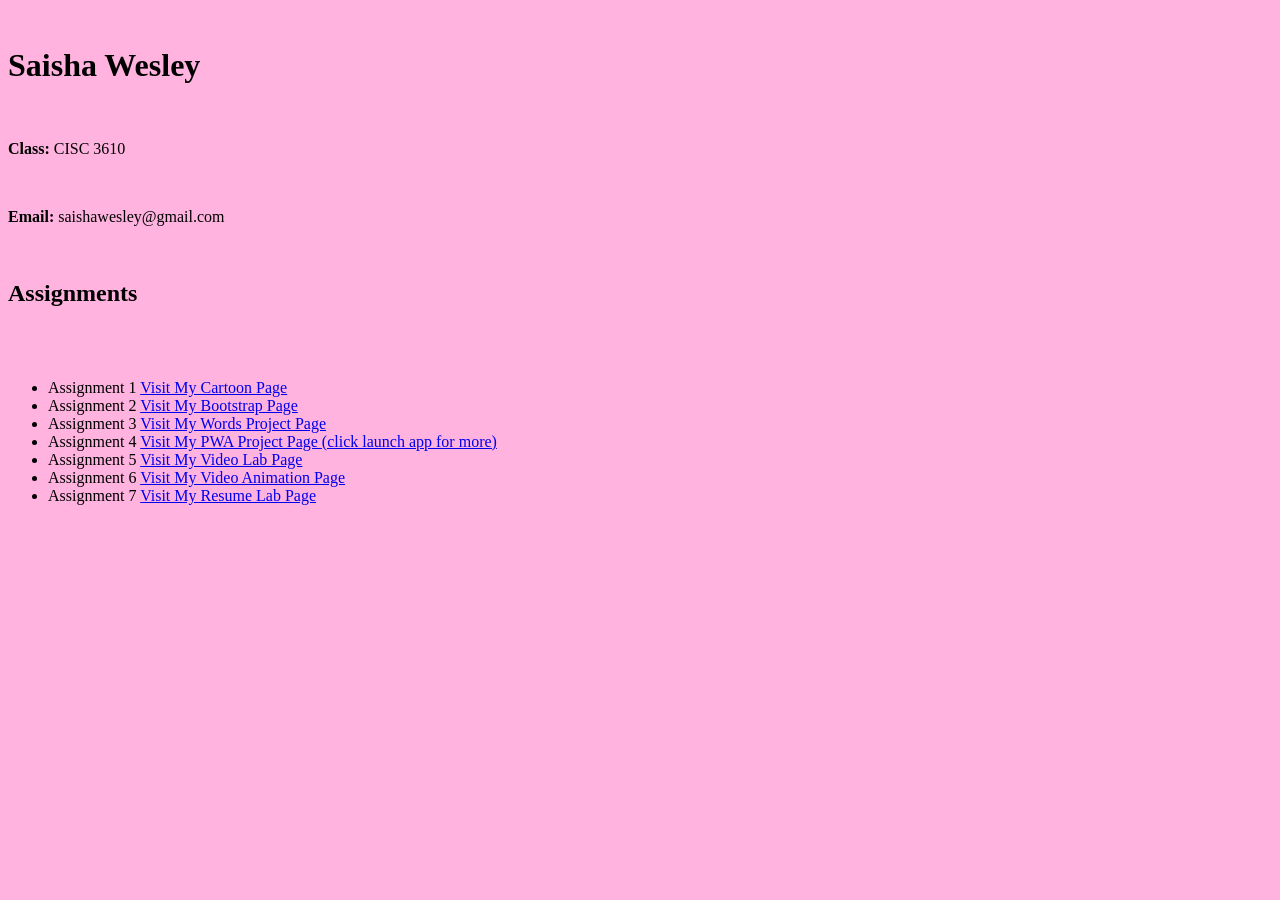
<file: index.html>
<!DOCTYPE html>
<html lang="en">
<head>
  <meta charset="UTF-8">
  <title>My Portfolio</title>
  <style>
    body {
      background-color: rgb(255, 179, 222);
    }
  </style>
</head>
<body>
  <h1>Saisha Wesley</h1>
  <p><strong>Class:</strong> CISC 3610</p>
  <p><strong>Email:</strong> saishawesley@gmail.com</p>

  <h2>Assignments</h2>
  <ul>
    <li>Assignment 1 
      <a href="pages/saishascartoonpage.html">Visit My Cartoon Page</a>
          </li> 

        <li>Assignment 2 
        <a href="pages/bootstrap.html">Visit My Bootstrap Page</a>
        </li>
        
        <li>Assignment 3 
        <a href="pages/wordsproject.html">Visit My Words Project Page</a>
        </li>

        <li>Assignment 4 
        <a href="pages/pwapromopage.html">Visit My PWA Project Page (click launch app for more)</a>
        </li>

        <li>Assignment 5 
        <a href="pages/videolab.html">Visit My Video Lab Page</a>
        </li>

        <li>Assignment 6 
        <a href="pages/videoanimation.html">Visit My Video Animation Page</a>
        </li>

        <li>Assignment 7
        <a href="pages/resumelab.html">Visit My Resume Lab Page</a>
        </li>
    

    
  </ul>

</body>
</html>
</file>
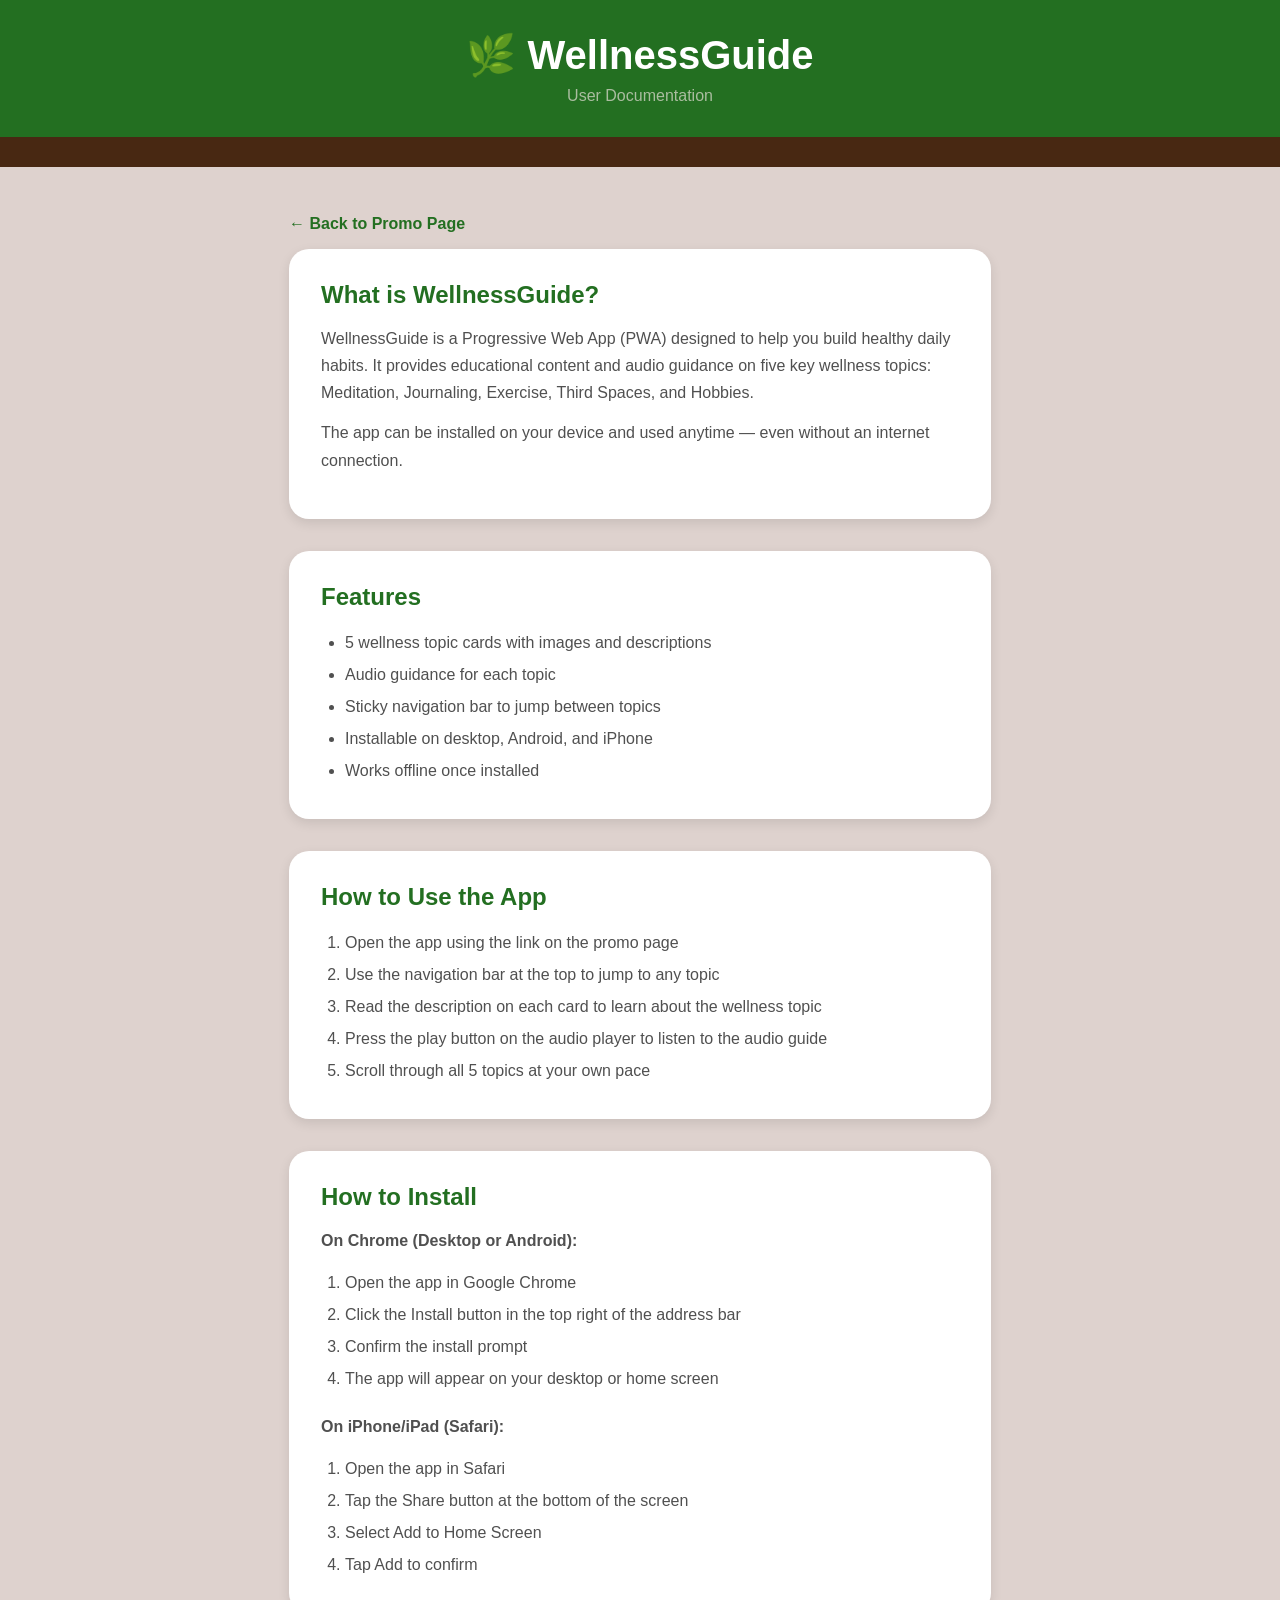
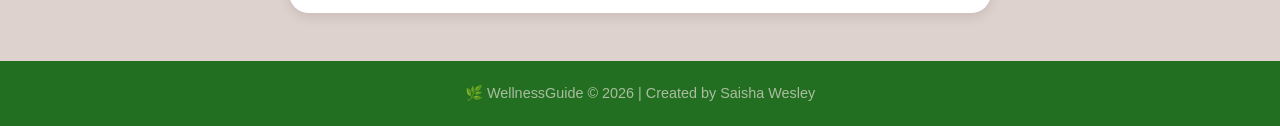
<file: pages/pwadocs.html>
<!doctype html>
<html lang="en">
  <head>
    <meta charset="utf-8">
    <meta name="viewport" content="width=device-width, initial-scale=1">
    <title>WellnessGuide User Documentation</title>
    <style>
      * { box-sizing: border-box; margin: 0; padding: 0; }

      body {
        background-color: rgb(222, 210, 206);
        font-family: Arial, sans-serif;
      }

      header {
        background-color: rgb(35, 111, 33);
        padding: 2rem;
        text-align: center;
      }

      header h1 {
        color: white;
        font-size: 2.5rem;
        font-weight: 800;
      }

      header p {
        color: rgb(170, 189, 160);
        font-size: 1rem;
        margin-top: 0.5rem;
      }

      .brown-bar {
        background-color: rgb(72, 40, 18);
        height: 30px;
      }

      .container {
        max-width: 750px;
        margin: 2rem auto;
        padding: 0 1.5rem;
      }

      .section {
        background-color: white;
        border-radius: 20px;
        padding: 2rem;
        margin-bottom: 2rem;
        box-shadow: 0 4px 12px rgba(0,0,0,0.1);
      }

      .section h2 {
        color: rgb(35, 111, 33);
        font-size: 1.5rem;
        margin-bottom: 1rem;
      }

      .section p {
        color: rgb(80, 80, 80);
        font-size: 1rem;
        line-height: 1.7;
        margin-bottom: 0.8rem;
      }

      .section ol, .section ul {
        color: rgb(80, 80, 80);
        font-size: 1rem;
        line-height: 2;
        padding-left: 1.5rem;
      }

      .back-link {
        display: inline-block;
        margin: 1rem 0;
        color: rgb(35, 111, 33);
        text-decoration: none;
        font-weight: 700;
      }

      .back-link:hover {
        color: rgb(72, 40, 18);
      }

      footer {
        background-color: rgb(35, 111, 33);
        text-align: center;
        padding: 1.5rem;
        color: rgb(170, 189, 160);
        font-size: 0.9rem;
        margin-top: 3rem;
      }
    </style>
  </head>
  <body>

    <header>
      <h1>🌿 WellnessGuide</h1>
      <p>User Documentation</p>
    </header>

    <div class="brown-bar"></div>

    <div class="container">

      <a class="back-link" href="pwapromopage.html">← Back to Promo Page</a>

      <div class="section">
        <h2>What is WellnessGuide?</h2>
        <p>WellnessGuide is a Progressive Web App (PWA) designed to help you build healthy daily habits. It provides educational content and audio guidance on five key wellness topics: Meditation, Journaling, Exercise, Third Spaces, and Hobbies.</p>
        <p>The app can be installed on your device and used anytime — even without an internet connection.</p>
      </div>

      <div class="section">
        <h2>Features</h2>
        <ul>
          <li>5 wellness topic cards with images and descriptions</li>
          <li>Audio guidance for each topic</li>
          <li>Sticky navigation bar to jump between topics</li>
          <li>Installable on desktop, Android, and iPhone</li>
          <li>Works offline once installed</li>
        </ul>
      </div>

      <div class="section">
        <h2>How to Use the App</h2>
        <ol>
          <li>Open the app using the link on the promo page</li>
          <li>Use the navigation bar at the top to jump to any topic</li>
          <li>Read the description on each card to learn about the wellness topic</li>
          <li>Press the play button on the audio player to listen to the audio guide</li>
          <li>Scroll through all 5 topics at your own pace</li>
        </ol>
      </div>

      <div class="section">
        <h2>How to Install</h2>
        <p><strong>On Chrome (Desktop or Android):</strong></p>
        <ol>
          <li>Open the app in Google Chrome</li>
          <li>Click the Install button in the top right of the address bar</li>
          <li>Confirm the install prompt</li>
          <li>The app will appear on your desktop or home screen</li>
        </ol>
        <br>
        <p><strong>On iPhone/iPad (Safari):</strong></p>
        <ol>
          <li>Open the app in Safari</li>
          <li>Tap the Share button at the bottom of the screen</li>
          <li>Select Add to Home Screen</li>
          <li>Tap Add to confirm</li>
        </ol>
      </div>

    </div>

    <footer>
      <p>🌿 WellnessGuide &copy; 2026 | Created by Saisha Wesley</p>
    </footer>

  </body>
</html>
</file>
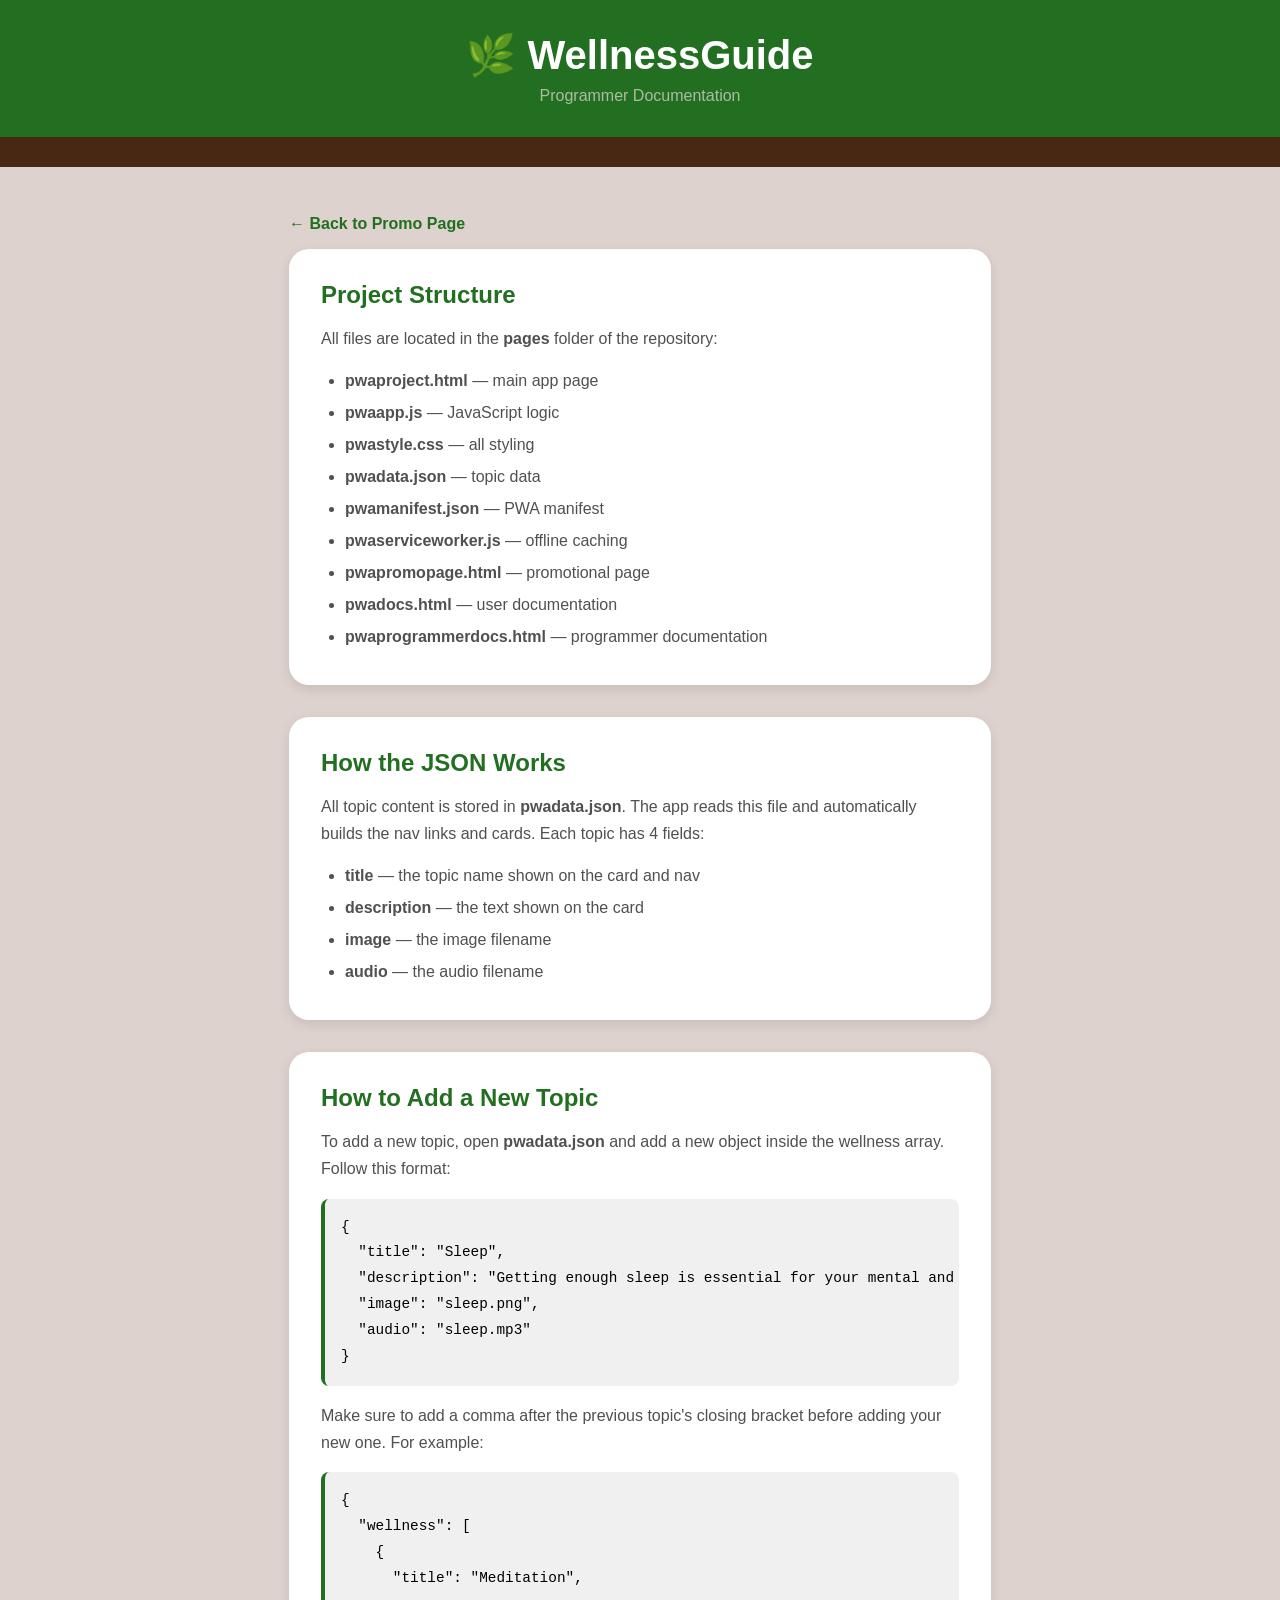
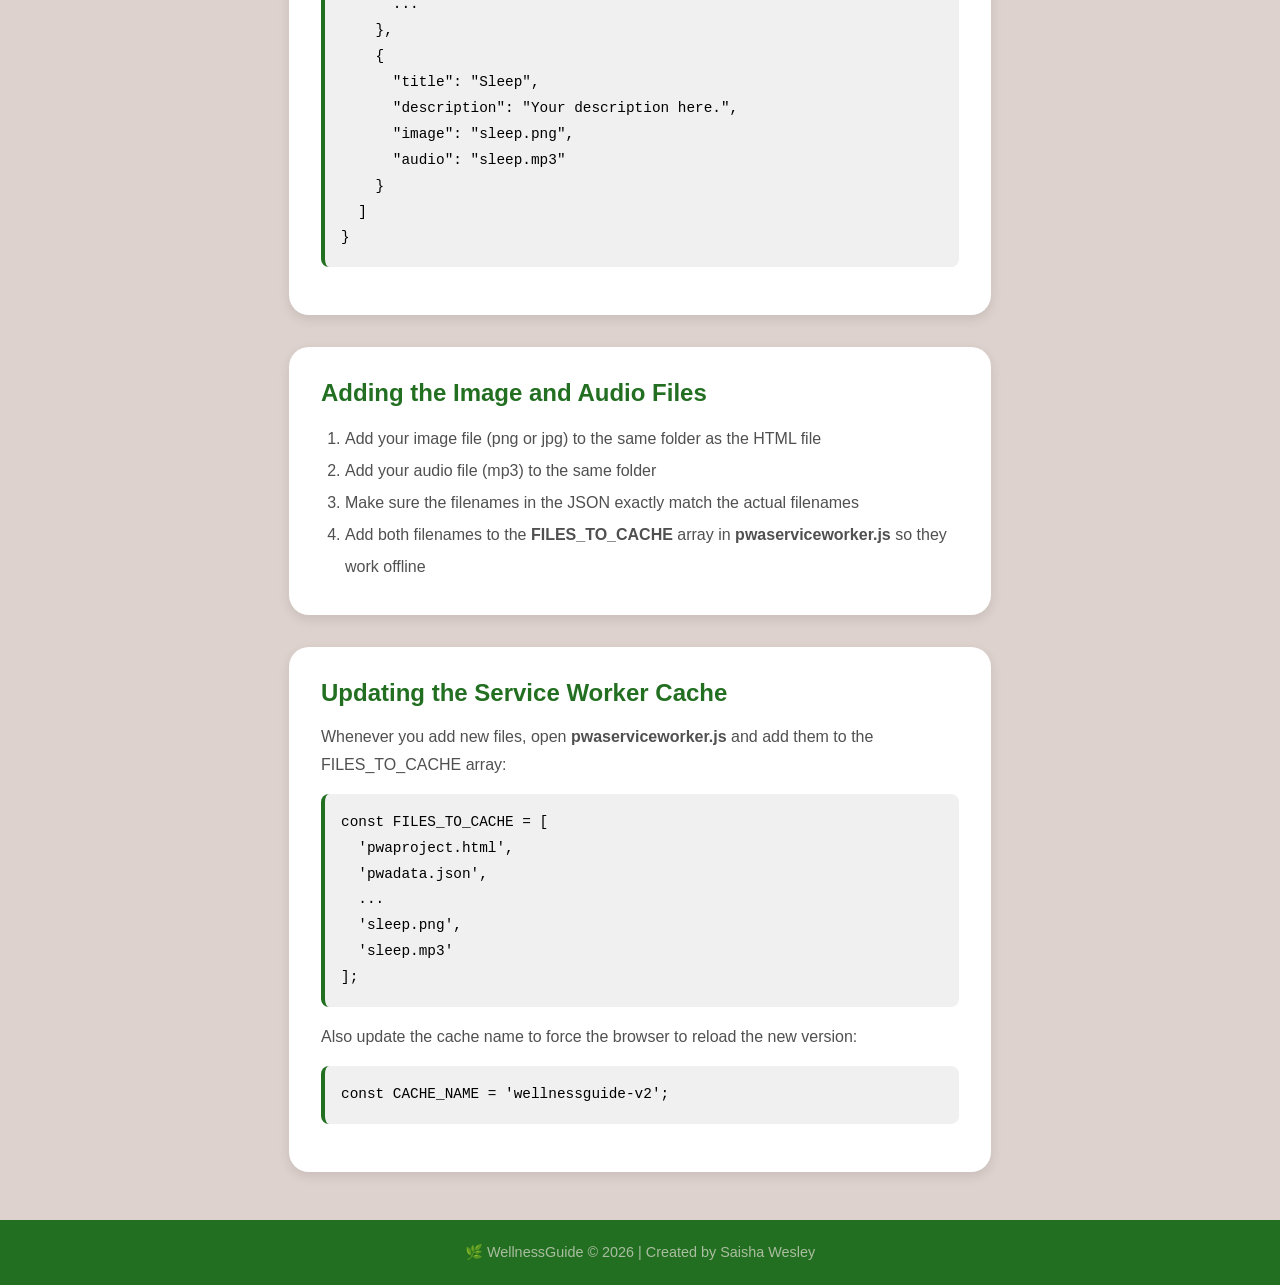
<file: pages/pwaprogrammerdocs.html>
<!doctype html>
<html lang="en">
  <head>
    <meta charset="utf-8">
    <meta name="viewport" content="width=device-width, initial-scale=1">
    <title>WellnessGuide Programmer Documentation</title>
    <style>
      * { box-sizing: border-box; margin: 0; padding: 0; }

      body {
        background-color: rgb(222, 210, 206);
        font-family: Arial, sans-serif;
      }

      header {
        background-color: rgb(35, 111, 33);
        padding: 2rem;
        text-align: center;
      }

      header h1 {
        color: white;
        font-size: 2.5rem;
        font-weight: 800;
      }

      header p {
        color: rgb(170, 189, 160);
        font-size: 1rem;
        margin-top: 0.5rem;
      }

      .brown-bar {
        background-color: rgb(72, 40, 18);
        height: 30px;
      }

      .container {
        max-width: 750px;
        margin: 2rem auto;
        padding: 0 1.5rem;
      }

      .section {
        background-color: white;
        border-radius: 20px;
        padding: 2rem;
        margin-bottom: 2rem;
        box-shadow: 0 4px 12px rgba(0,0,0,0.1);
      }

      .section h2 {
        color: rgb(35, 111, 33);
        font-size: 1.5rem;
        margin-bottom: 1rem;
      }

      .section p {
        color: rgb(80, 80, 80);
        font-size: 1rem;
        line-height: 1.7;
        margin-bottom: 0.8rem;
      }

      .section ol, .section ul {
        color: rgb(80, 80, 80);
        font-size: 1rem;
        line-height: 2;
        padding-left: 1.5rem;
      }

      code {
        display: block;
        background-color: rgb(240, 240, 240);
        border-left: 4px solid rgb(35, 111, 33);
        padding: 1rem;
        border-radius: 8px;
        font-size: 0.9rem;
        line-height: 1.8;
        margin: 1rem 0;
        white-space: pre;
        overflow-x: auto;
      }

      .back-link {
        display: inline-block;
        margin: 1rem 0;
        color: rgb(35, 111, 33);
        text-decoration: none;
        font-weight: 700;
      }

      .back-link:hover {
        color: rgb(72, 40, 18);
      }

      footer {
        background-color: rgb(35, 111, 33);
        text-align: center;
        padding: 1.5rem;
        color: rgb(170, 189, 160);
        font-size: 0.9rem;
        margin-top: 3rem;
      }
    </style>
  </head>
  <body>

    <header>
      <h1>🌿 WellnessGuide</h1>
      <p>Programmer Documentation</p>
    </header>

    <div class="brown-bar"></div>

    <div class="container">

      <a class="back-link" href="pwapromopage.html">← Back to Promo Page</a>

      <div class="section">
        <h2>Project Structure</h2>
        <p>All files are located in the <strong>pages</strong> folder of the repository:</p>
        <ul>
          <li><strong>pwaproject.html</strong> — main app page</li>
          <li><strong>pwaapp.js</strong> — JavaScript logic</li>
          <li><strong>pwastyle.css</strong> — all styling</li>
          <li><strong>pwadata.json</strong> — topic data</li>
          <li><strong>pwamanifest.json</strong> — PWA manifest</li>
          <li><strong>pwaserviceworker.js</strong> — offline caching</li>
          <li><strong>pwapromopage.html</strong> — promotional page</li>
          <li><strong>pwadocs.html</strong> — user documentation</li>
          <li><strong>pwaprogrammerdocs.html</strong> — programmer documentation</li>
        </ul>
      </div>

      <div class="section">
        <h2>How the JSON Works</h2>
        <p>All topic content is stored in <strong>pwadata.json</strong>. The app reads this file and automatically builds the nav links and cards. Each topic has 4 fields:</p>
        <ul>
          <li><strong>title</strong> — the topic name shown on the card and nav</li>
          <li><strong>description</strong> — the text shown on the card</li>
          <li><strong>image</strong> — the image filename</li>
          <li><strong>audio</strong> — the audio filename</li>
        </ul>
      </div>

      <div class="section">
        <h2>How to Add a New Topic</h2>
        <p>To add a new topic, open <strong>pwadata.json</strong> and add a new object inside the wellness array. Follow this format:</p>
        <code>{
  "title": "Sleep",
  "description": "Getting enough sleep is essential for your mental and physical health. Aim for 7-9 hours per night.",
  "image": "sleep.png",
  "audio": "sleep.mp3"
}</code>
        <p>Make sure to add a comma after the previous topic's closing bracket before adding your new one. For example:</p>
        <code>{
  "wellness": [
    {
      "title": "Meditation",
      ...
    },
    {
      "title": "Sleep",
      "description": "Your description here.",
      "image": "sleep.png",
      "audio": "sleep.mp3"
    }
  ]
}</code>
      </div>

      <div class="section">
        <h2>Adding the Image and Audio Files</h2>
        <ol>
          <li>Add your image file (png or jpg) to the same folder as the HTML file</li>
          <li>Add your audio file (mp3) to the same folder</li>
          <li>Make sure the filenames in the JSON exactly match the actual filenames</li>
          <li>Add both filenames to the <strong>FILES_TO_CACHE</strong> array in <strong>pwaserviceworker.js</strong> so they work offline</li>
        </ol>
      </div>

      <div class="section">
        <h2>Updating the Service Worker Cache</h2>
        <p>Whenever you add new files, open <strong>pwaserviceworker.js</strong> and add them to the FILES_TO_CACHE array:</p>
        <code>const FILES_TO_CACHE = [
  'pwaproject.html',
  'pwadata.json',
  ...
  'sleep.png',
  'sleep.mp3'
];</code>
        <p>Also update the cache name to force the browser to reload the new version:</p>
        <code>const CACHE_NAME = 'wellnessguide-v2';</code>
      </div>

    </div>

    <footer>
      <p>🌿 WellnessGuide &copy; 2026 | Created by Saisha Wesley</p>
    </footer>

  </body>
</html>
</file>
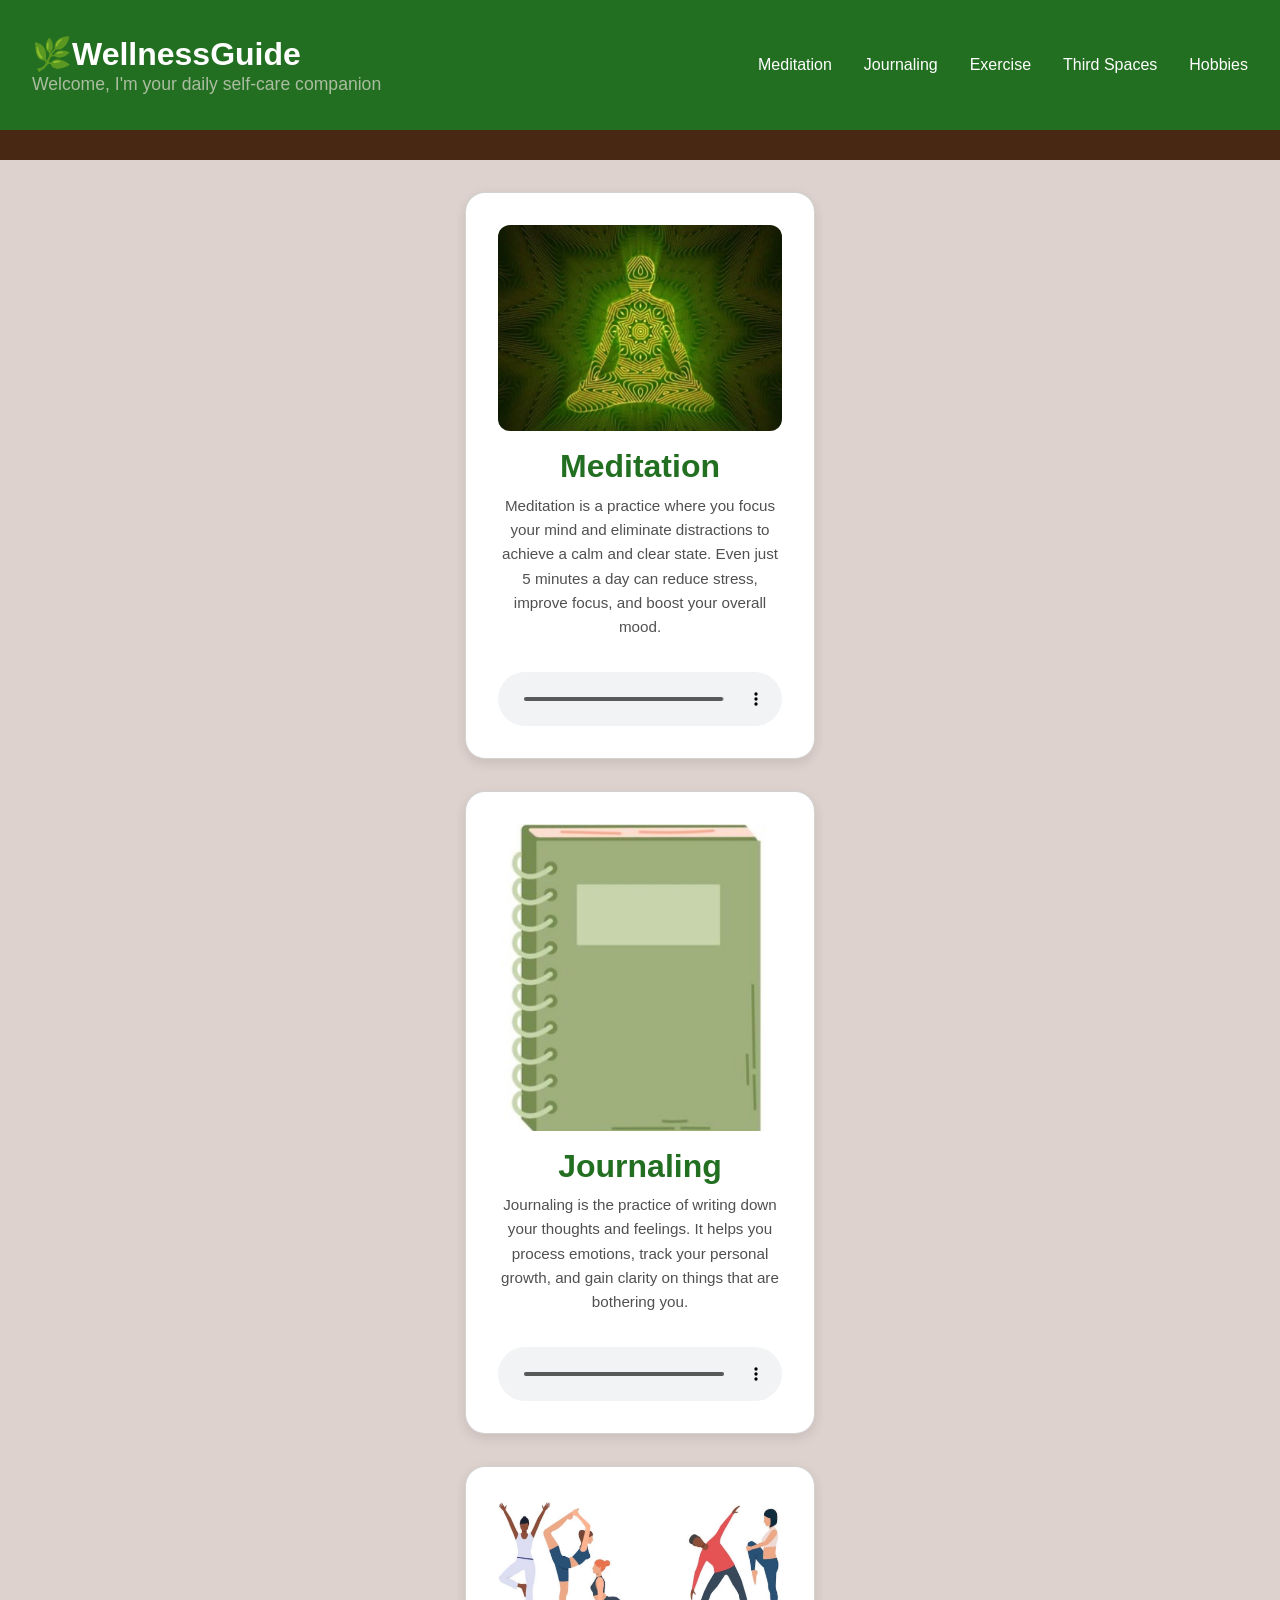
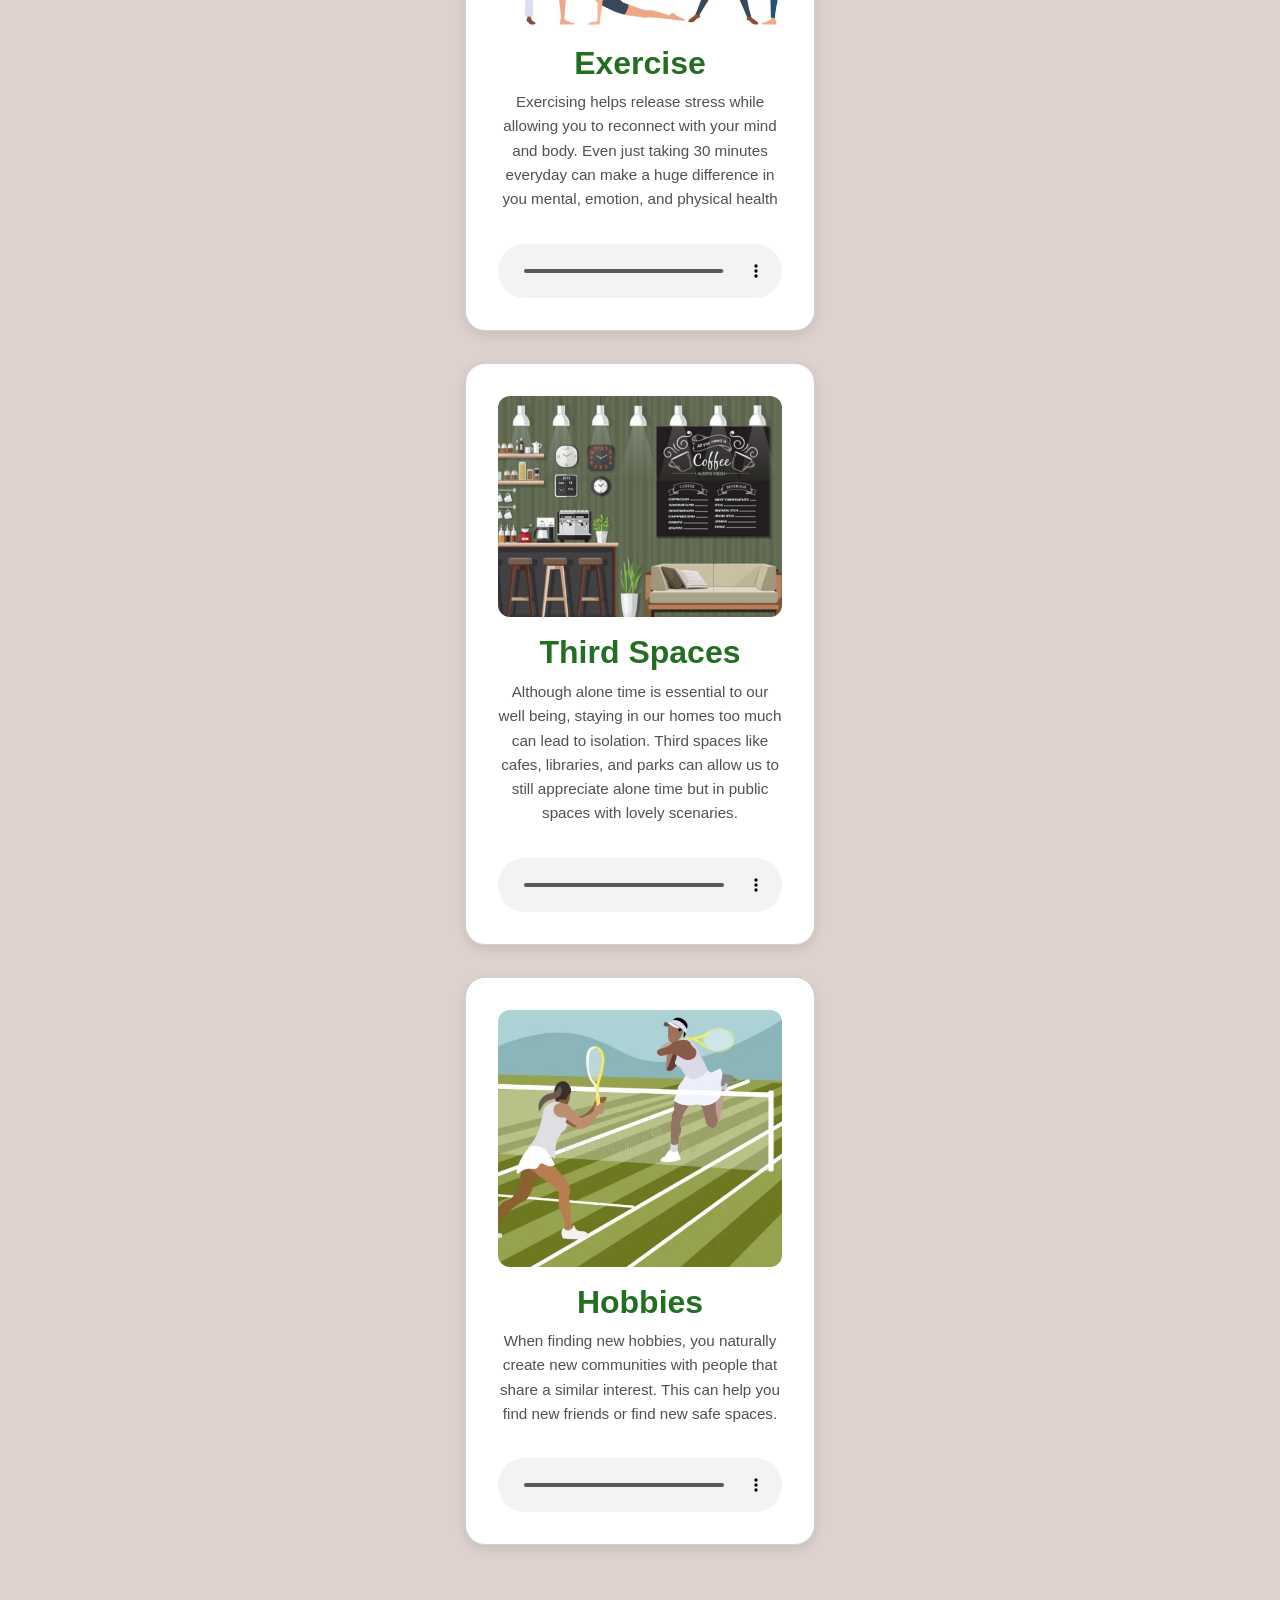
<file: pages/pwaproject.html>
<!doctype html>
<html lang="en">
  <head>
    <meta charset="utf-8">
    <meta name="viewport" content="width=device-width, initial-scale=1">
    <meta name="theme-color" content="#236F21">
    <title>WellnessGuide</title>
    <link rel="manifest" href="pwamanifest.json">
    <link href="https://cdn.jsdelivr.net/npm/bootstrap@5.3.8/dist/css/bootstrap.min.css" rel="stylesheet" integrity="sha384-sRIl4kxILFvY47J16cr9ZwB07vP4J8+LH7qKQnuqkuIAvNWLzeN8tE5YBujZqJLB" crossorigin="anonymous">
    <link rel="stylesheet" href="pwastyle.css">
    <style>
      body {
        background-color: rgb(222, 210, 206);
        margin: 0;
        padding: 0;
      }
    </style>
  </head>
  <body>

    <nav style="
      display: flex;
      justify-content: space-between;
      align-items: center;
      padding: 0 2rem;
      height: 130px;
      position: sticky;
      top: 0;
      background: rgb(35, 111, 33);
      z-index: 100;
    ">
      <div>
        <h1 style="font-weight: 800; color: rgb(255, 255, 255); font-size: 2rem; margin: 0;">🌿WellnessGuide</h1>
        <h2 style="font-weight: 500; color: rgb(170, 189, 160); font-size: 1.1rem; margin: 0;">Welcome, I'm your daily self-care companion</h2>
      </div>

      <ul id="nav-links" style="display: flex; gap: 2rem; list-style: none; margin: 0; padding: 0;"></ul>

    </nav>

   <div class="brown-bar"></div>

    <div id="cards-container" style="padding: 2rem;"></div>

    <script src="pwaapp.js"></script>

  </body>
</html>
</file>
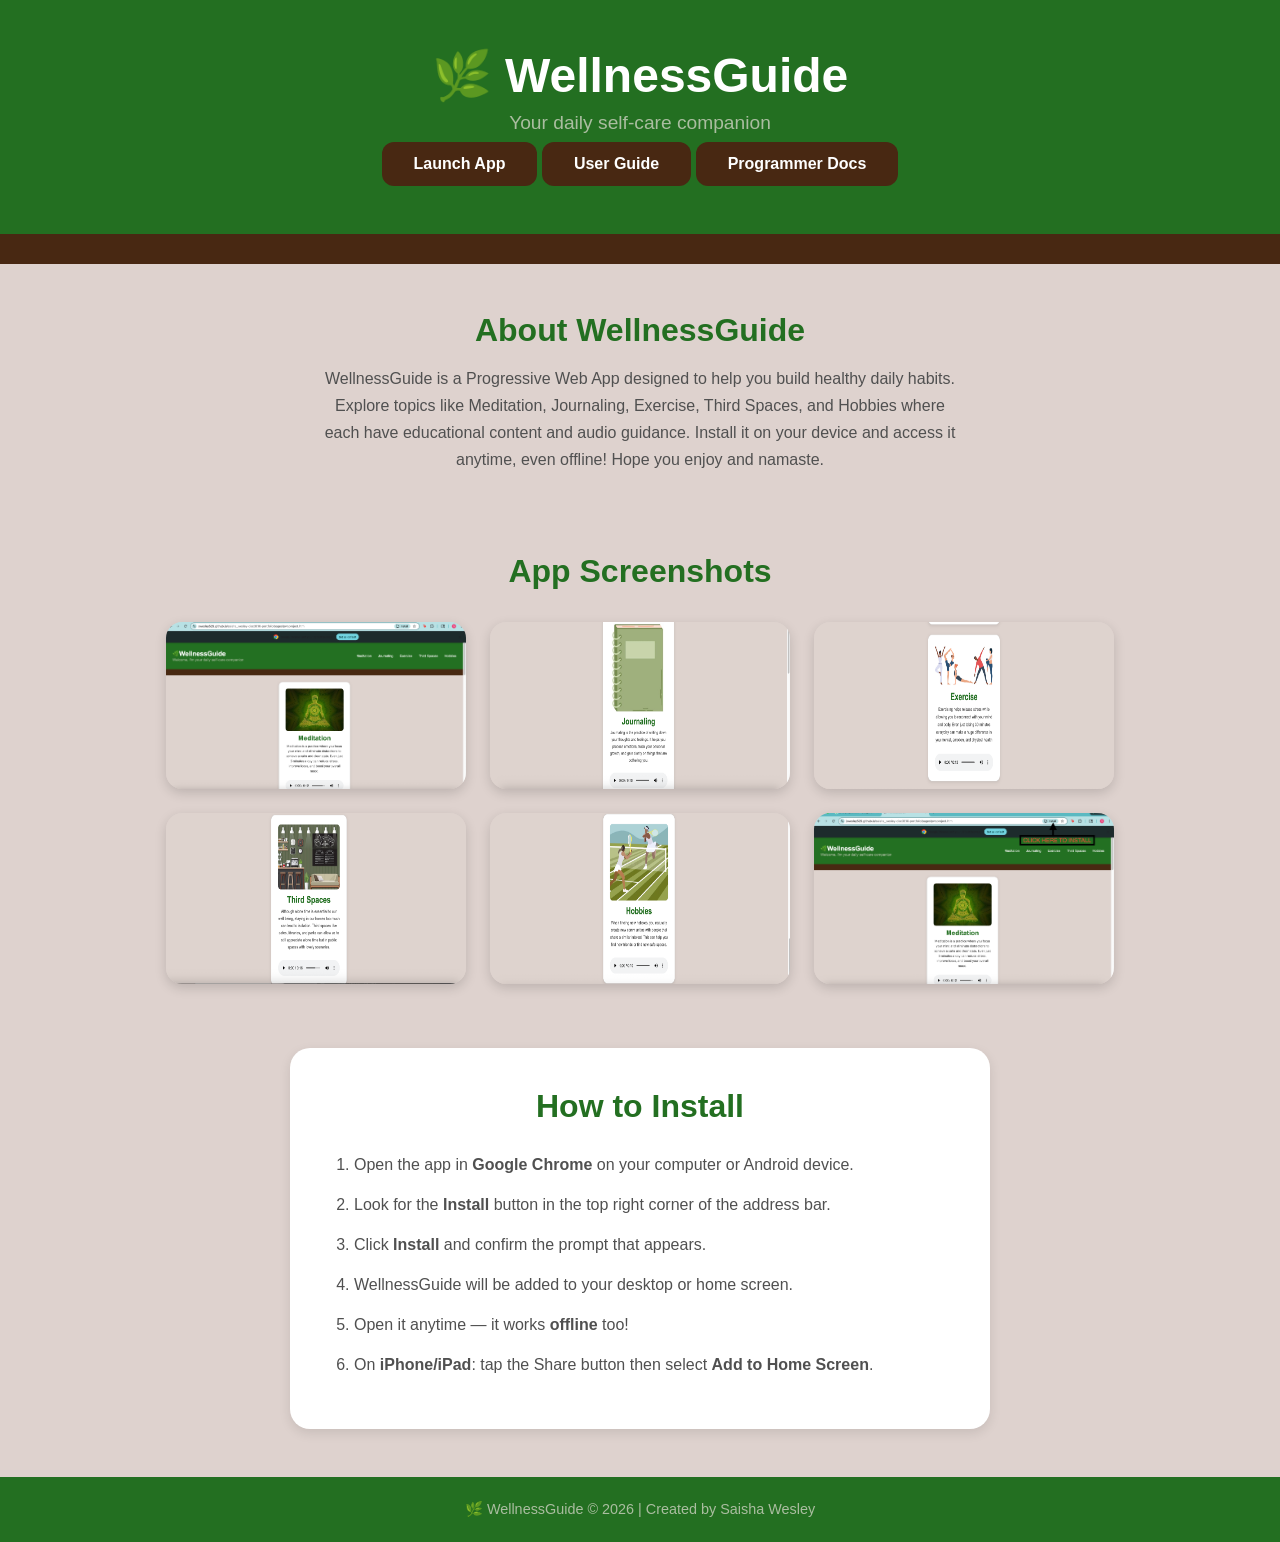
<file: pages/pwapromopage.html>
<!doctype html>
<html lang="en">
  <head>
    <meta charset="utf-8">
    <meta name="viewport" content="width=device-width, initial-scale=1">
    <title>WellnessGuide Promotional Page</title>
    <style>
      * { box-sizing: border-box; margin: 0; padding: 0; }

      body {
        background-color: rgb(222, 210, 206);
        font-family: Arial, sans-serif;
      }

      header {
        background-color: rgb(35, 111, 33);
        padding: 3rem 2rem;
        text-align: center;
      }

      header h1 {
        color: white;
        font-size: 3rem;
        font-weight: 800;
      }

      header p {
        color: rgb(170, 189, 160);
        font-size: 1.2rem;
        margin-top: 0.5rem;
      }

      header a {
        display: inline-block;
        margin-top: 0.5rem;
        background-color: rgb(72, 40, 18);
        color: white;
        text-decoration: none;
        padding: 0.8rem 2rem;
        border-radius: 12px;
        font-size: 1rem;
        font-weight: 700;
      }

      header a:hover {
        background-color: rgb(54, 28, 10);
      }

      .brown-bar {
        background-color: rgb(72, 40, 18);
        height: 30px;
      }

      .about {
        text-align: center;
        padding: 3rem 2rem;
        max-width: 700px;
        margin: 0 auto;
      }

      .about h2 {
        color: rgb(35, 111, 33);
        font-size: 2rem;
        margin-bottom: 1rem;
      }

      .about p {
        color: rgb(80, 80, 80);
        font-size: 1rem;
        line-height: 1.7;
      }


      .screenshots {
        padding: 2rem;
        text-align: center;
      }

      .screenshots h2 {
        color: rgb(35, 111, 33);
        font-size: 2rem;
        margin-bottom: 2rem;
      }

      .screenshot-grid {
        display: flex;
        flex-wrap: wrap;
        justify-content: center;
        gap: 1.5rem;
      }

      .screenshot-grid img {
        width: 300px;
        border-radius: 16px;
        box-shadow: 0 4px 12px rgba(0,0,0,0.15);
      }

      .install {
        background-color: white;
        margin: 2rem auto;
        max-width: 700px;
        border-radius: 20px;
        padding: 2.5rem;
        box-shadow: 0 4px 12px rgba(0,0,0,0.1);
      }

      .install h2 {
        color: rgb(35, 111, 33);
        font-size: 2rem;
        margin-bottom: 1.5rem;
        text-align: center;
      }

      .install ol {
        color: rgb(80, 80, 80);
        font-size: 1rem;
        line-height: 2;
        padding-left: 1.5rem;
      }

      .install ol li {
        margin-bottom: 0.5rem;
      }

      footer {
        background-color: rgb(35, 111, 33);
        text-align: center;
        padding: 1.5rem;
        color: rgb(170, 189, 160);
        font-size: 0.9rem;
        margin-top: 3rem;
      }
    </style>
  </head>
  <body>

 <header>
  <h1>🌿 WellnessGuide</h1>
  <p>Your daily self-care companion</p>
  <a href="https://swesley529.github.io/saisha_wesley-cisc3610-portfolio/pages/pwaproject.html" target="_blank">Launch App</a>
  <a href="pwadocs.html">User Guide</a>
  <a href="pwaprogrammerdocs.html">Programmer Docs</a>
</header>
    
    <div class="brown-bar"></div>

    <div class="about">
      <h2>About WellnessGuide</h2>
      <p>WellnessGuide is a Progressive Web App designed to help you build healthy daily habits. 
        Explore topics like Meditation, Journaling, Exercise, Third Spaces, and Hobbies where 
        each have educational content and audio guidance. Install it on your device and access 
        it anytime, even offline! Hope you enjoy and namaste.</p>
    </div>

    <div class="screenshots">
      <h2>App Screenshots</h2>
      <div class="screenshot-grid">
        <img src="homepage.png" alt="WellnessGuide homepage">
        <img src="journalingcard.png" alt="Journaling card">
        <img src="exercisecard.png" alt="Exercise card">
        <img src="thirdspacescard.png" alt="Third Spaces card">
        <img src="hobbiescard.png" alt="Hobbies card">
        <img src="installbutton.png" alt="Install button">
      </div>
    </div>

    <div class="install">
      <h2>How to Install</h2>
      <ol>
        <li>Open the app in <strong>Google Chrome</strong> on your computer or Android device.</li>
        <li>Look for the <strong>Install</strong> button in the top right corner of the address bar.</li>
        <li>Click <strong>Install</strong> and confirm the prompt that appears.</li>
        <li>WellnessGuide will be added to your desktop or home screen.</li>
        <li>Open it anytime — it works <strong>offline</strong> too!</li>
        <li>On <strong>iPhone/iPad</strong>: tap the Share button then select <strong>Add to Home Screen</strong>.</li>
      </ol>
    </div>

    <footer>
      <p>🌿 WellnessGuide &copy; 2026 | Created by Saisha Wesley</p>
    </footer>

  </body>
</html>
</file>
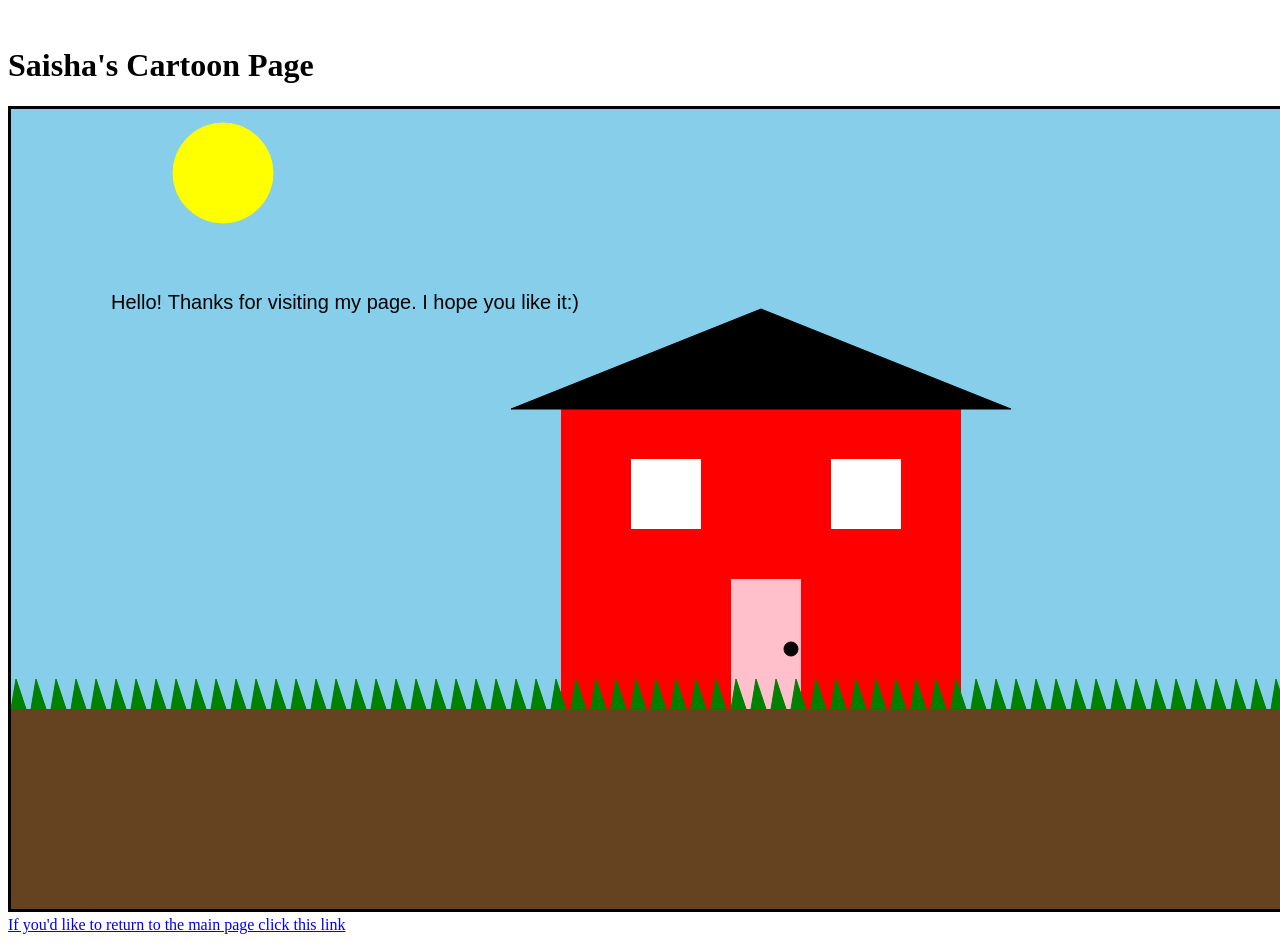
<file: pages/saishascartoonpage.html>
<!DOCTYPE html>
<html lang="en">
<head>
  <meta charset="UTF-8">
  <title>Saisha Wesley's Cartoon Page</title>
</head>
  <body>

      <h1>Saisha's Cartoon Page</h1>

      <canvas id="myCanvas"></canvas>

      <a href="https://swesley529.github.io/saisha_wesley-cisc3610-portfolio/"> If you'd like to return to the main page click this link</a>

      <script src="mycartoon.js"></script>
   
</body>
</html>
</file>
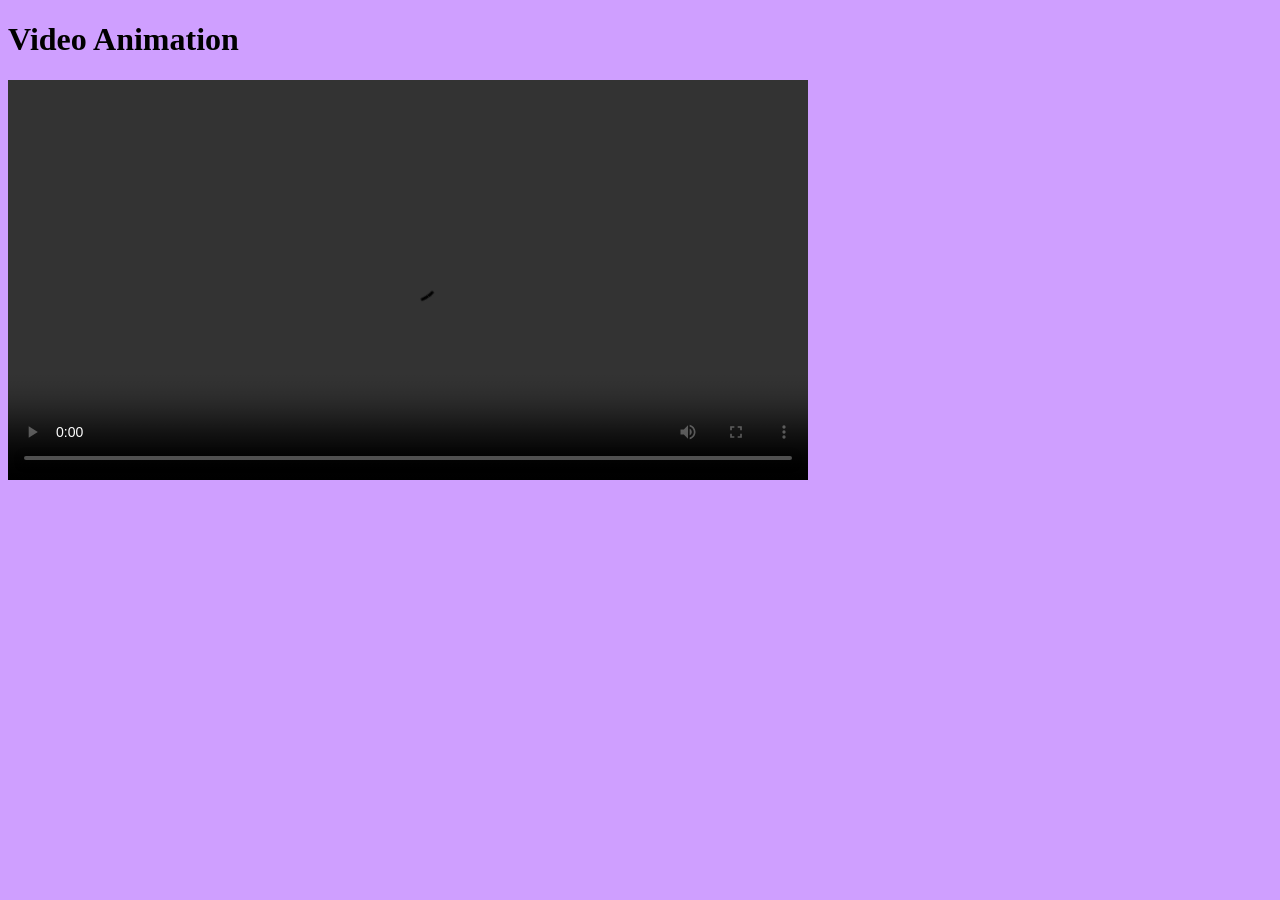
<file: pages/videoanimation.html>
<!DOCTYPE html>
<html>
<head>
    <title>My Videos</title>
<style>
    body {
      background-color: rgb(207, 159, 255);
    }
  </style>
</head>
<body>

<h1>Video Animation</h1>
 <video width="800" controls autoplay loop>
   <source src="videoanimation.mp4" type="video/mp4">
 </video>
  
</body>
</html>
</file>
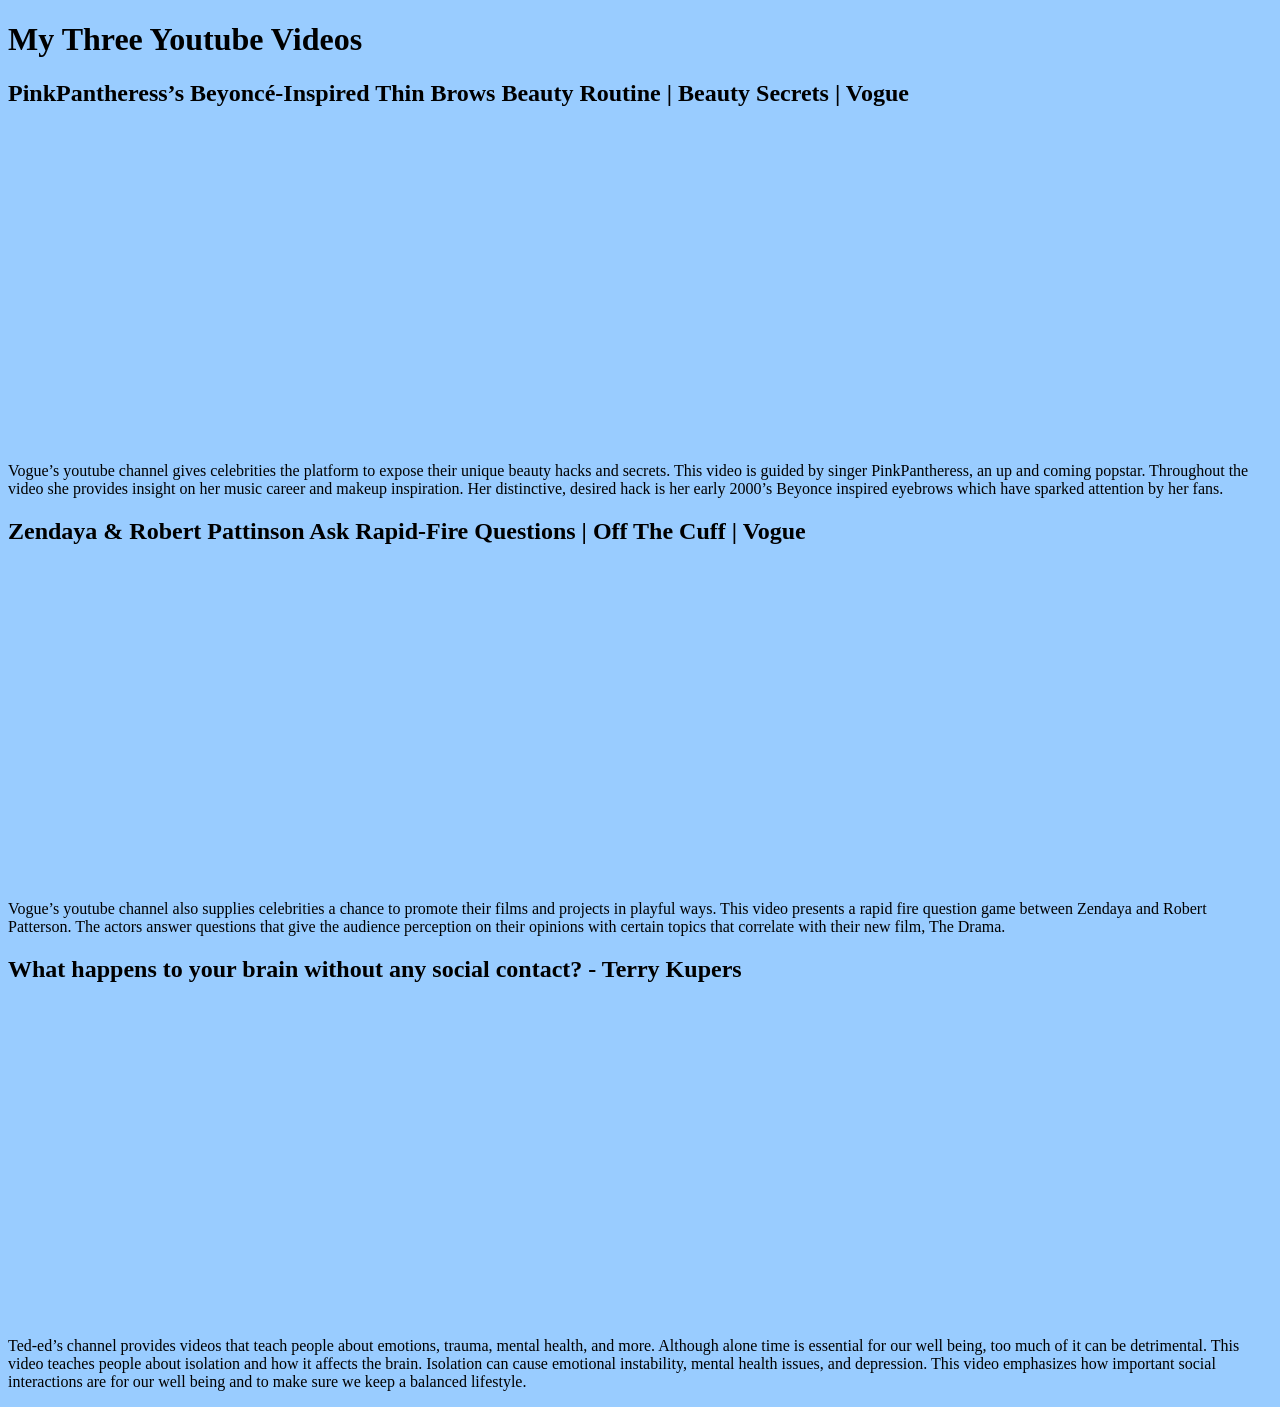
<file: pages/videolab.html>
<!DOCTYPE html>
<html>
<head>
    <title>My Videos</title>
<style>
    body {
      background-color: rgb(153, 204, 255);
    }
  </style>
</head>
<body>

  <h1>My Three Youtube Videos</h1>
  <h2>PinkPantheress’s Beyoncé-Inspired Thin Brows Beauty Routine | Beauty Secrets | Vogue </h2>
  <iframe width="560" height="315" src="https://www.youtube.com/embed/aD46w7M-74w?si=ooapLpPqHDoEmVNY" title="YouTube video player" frameborder="0" allow="accelerometer; autoplay; clipboard-write; encrypted-media; gyroscope; picture-in-picture; web-share" referrerpolicy="strict-origin-when-cross-origin" allowfullscreen></iframe>
  <p>Vogue’s youtube channel gives celebrities the platform to expose their unique beauty hacks and secrets. This video is guided by singer PinkPantheress, an up and coming popstar. Throughout the video she provides insight on her music career and makeup inspiration. Her distinctive, desired hack is her early 2000’s Beyonce inspired eyebrows which have sparked attention by her fans.</p> 
 
  <h2>Zendaya & Robert Pattinson Ask Rapid-Fire Questions | Off The Cuff | Vogue </h2>
  <iframe width="560" height="315" src="https://www.youtube.com/embed/rIgA9egeQAs?si=hXvNH-0qt8M4CypC" title="YouTube video player" frameborder="0" allow="accelerometer; autoplay; clipboard-write; encrypted-media; gyroscope; picture-in-picture; web-share" referrerpolicy="strict-origin-when-cross-origin" allowfullscreen></iframe>
  <p>Vogue’s youtube channel also supplies celebrities a chance to promote their films and projects in playful ways. This video presents a rapid fire question game between Zendaya and Robert Patterson. The actors answer questions that give the audience perception on their opinions with certain topics that correlate with their new film, The Drama.  </p>
  
  <h2>What happens to your brain without any social contact? - Terry Kupers </h2>
  <iframe width="560" height="315" src="https://www.youtube.com/embed/USW8yf4L-R4?si=te_ZAxr9_c2yTRJB" title="YouTube video player" frameborder="0" allow="accelerometer; autoplay; clipboard-write; encrypted-media; gyroscope; picture-in-picture; web-share" referrerpolicy="strict-origin-when-cross-origin" allowfullscreen></iframe>
  <p>Ted-ed’s channel provides videos that teach people about emotions, trauma, mental health, and more. Although alone time is essential for our well being, too much of it can be detrimental. This video teaches people about isolation and how it affects the brain. Isolation can cause emotional instability, mental health issues, and depression. This video emphasizes how important social interactions are for our well being and to make sure we keep a balanced lifestyle.</p>

</body>
</html>
</file>
<file: pages/pwastyle.css>
* {
  box-sizing: border-box;
}

body {
  background-color: rgb(222, 210, 206);
  margin: 0;
  padding: 0;
  font-family: Arial, sans-serif;
}

/* Nav */
nav {
  display: flex;
  justify-content: space-between;
  align-items: center;
  padding: 0 2rem;
  height: 130px;
  position: sticky;
  top: 0;
  background: rgb(35, 111, 33);
  z-index: 100;
}

nav h1 {
  font-weight: 800;
  color: rgb(255, 255, 255);
  font-size: 2rem;
  margin: 0;
}

nav h2 {
  font-weight: 500;
  color: rgb(170, 189, 160);
  font-size: 1.1rem;
  margin: 0;
}

nav ul {
  display: flex;
  gap: 2rem;
  list-style: none;
  margin: 0;
  padding: 0;
}

nav ul li a {
  text-decoration: none;
  color: rgb(255, 255, 255);
  font-size: 1rem;
}

nav ul li a:hover {
  color: rgb(170, 189, 160);
}

/* Brown bar */
.brown-bar {
  background-color: rgb(72, 40, 18);
  height: 30px;
}

/* Cards */
#cards-container {
  padding: 2rem;
}

.card {
  background-color: white;
  border-radius: 20px;
  padding: 2rem;
  max-width: 350px;
  margin: 0 auto 2rem auto;
  box-shadow: 0 4px 12px rgba(0, 0, 0, 0.1);
  text-align: center;
}

.card img {
  width: 100%;
  border-radius: 12px;
  margin-bottom: 1rem;
}

.card h2 {
  color: rgb(35, 111, 33);
  font-weight: 700;
  margin-bottom: 0.5rem;
}

.card p {
  color: rgb(80, 80, 80);
  font-size: 0.95rem;
  line-height: 1.6;
}

.card audio {
  margin-top: 1rem;
  width: 100%;
}

/* Install button */
#installBtn {
  display: none;
  background-color: rgb(35, 111, 33);
  color: white;
  border: none;
  padding: 0.6rem 1.2rem;
  border-radius: 10px;
  cursor: pointer;
  font-size: 1rem;
  margin: 1rem auto;
}

#installBtn:hover {
  background-color: rgb(27, 85, 25);
}
</file>
